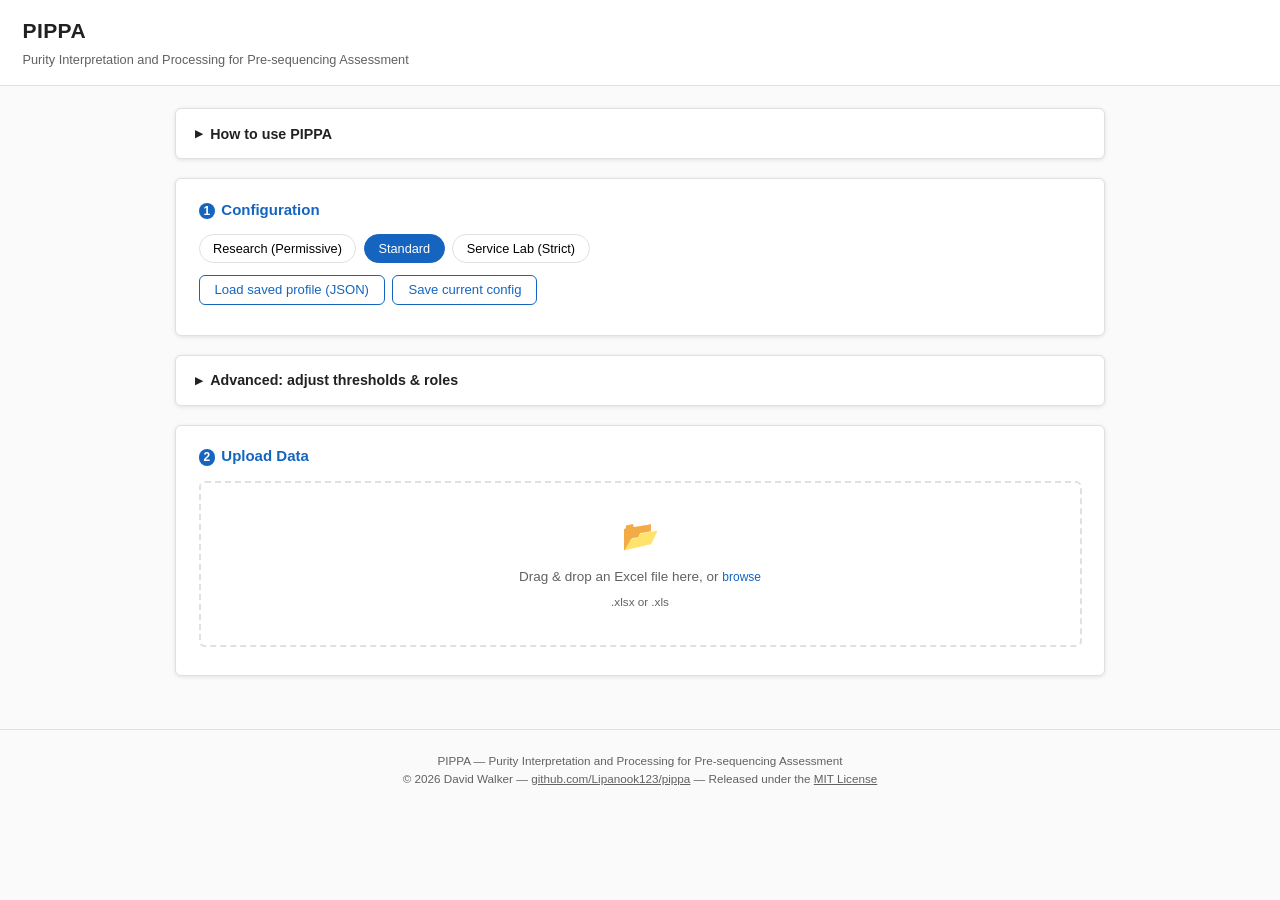
<file: index.html>
<!DOCTYPE html>
<html lang="en">
<head>
  <meta charset="UTF-8">
  <meta name="viewport" content="width=device-width, initial-scale=1.0">
  <title>PIPPA — DNA Quality Triage</title>
  <link rel="stylesheet" href="web/style.css">
</head>
<body>
  <header>
    <h1>PIPPA</h1>
    <p class="subtitle">Purity Interpretation and Processing for Pre-sequencing Assessment</p>
  </header>

  <main>
    <!-- User Guide (collapsible) -->
    <details id="details-guide">
      <summary>How to use PIPPA</summary>
      <div class="details-body">

        <div class="banner banner-info" style="padding:0.6rem 0.9rem; border-radius:4px; margin-bottom:1rem; font-size:0.85rem">
          PIPPA classifies each DNA sample as <strong>Use as-is</strong>, <strong>Borderline</strong>, or
          <strong>Must cleanup or repeat</strong> based on NanoDrop spectrophotometry data and optional
          fluorescence quantification. It applies configurable quality thresholds that shift automatically
          with your chosen conservatism and downstream-tolerance settings.
        </div>

        <p style="font-weight:600; font-size:0.85rem; margin-bottom:0.4rem">What you need</p>
        <ul style="font-size:0.85rem; padding-left:1.25rem; margin-bottom:1rem; line-height:1.7">
          <li>A NanoDrop export in <strong>.xlsx</strong> or <strong>.xls</strong> format</li>
          <li>Columns for concentration (ng/µL), A260/A280, and A260/A230 — any subset works</li>
          <li>Optional: a Qubit or PicoGreen fluorescence concentration column</li>
        </ul>

        <p style="font-weight:600; font-size:0.85rem; margin-bottom:0.4rem">Column naming</p>
        <p style="font-size:0.85rem; margin-bottom:0.4rem; color:var(--color-text-muted)">
          PIPPA auto-detects columns by matching common header names. These patterns always work:
        </p>
        <ul style="font-size:0.85rem; padding-left:1.25rem; margin-bottom:1rem; line-height:1.7">
          <li><strong>Concentration:</strong> anything containing <em>ng/µL</em>, <em>nanodrop</em>, or <em>nucleic acid</em></li>
          <li><strong>A260/A280:</strong> anything containing <em>260/280</em></li>
          <li><strong>A260/A230:</strong> anything containing <em>260/230</em></li>
          <li><strong>Fluorescence:</strong> anything containing <em>Qubit</em>, <em>PicoGreen</em>, or <em>fluor</em></li>
        </ul>
        <p style="font-size:0.85rem; margin-bottom:1rem; color:var(--color-text-muted)">
          If auto-detection is wrong, use the dropdowns in Step 3 to correct the mapping.
        </p>

        <p style="font-weight:600; font-size:0.85rem; margin-bottom:0.4rem">The three decisions</p>
        <ul style="font-size:0.85rem; padding-left:1.25rem; margin-bottom:1rem; line-height:1.7">
          <li><strong style="color:var(--color-use)">Use as-is</strong> — all quality metrics are within acceptable limits; proceed to library prep.</li>
          <li><strong style="color:var(--color-borderline)">Borderline</strong> — one or more metrics are marginal; consider the downstream application before proceeding.</li>
          <li><strong style="color:var(--color-must)">Must cleanup or repeat</strong> — at least one critical metric is outside acceptable limits; cleanup or re-extraction is required.</li>
        </ul>

        <p style="font-weight:600; font-size:0.85rem; margin-bottom:0.4rem">Presets explained</p>
        <ul style="font-size:0.85rem; padding-left:1.25rem; margin-bottom:1rem; line-height:1.7">
          <li><strong>Research (Permissive)</strong> — relaxed thresholds for exploratory work where sample scarcity outweighs purity concerns.</li>
          <li><strong>Standard</strong> — balanced defaults suitable for most NGS library preparations.</li>
          <li><strong>Service Lab (Strict)</strong> — tightened thresholds for fee-for-service labs where downstream failures carry financial or reputational risk.</li>
        </ul>

        <p style="font-weight:600; font-size:0.85rem; margin-bottom:0.6rem">Try with example data</p>
        <div class="btn-row">
          <button class="btn btn-secondary" id="btn-example-file">Download example input file</button>
        </div>

      </div>
    </details>

    <!-- Step 1: Configuration (preset + advanced) -->
    <section class="step" id="step-config">
      <h2><span class="step-number">1</span>Configuration</h2>
      <div class="preset-buttons" id="preset-buttons">
        <!-- Populated by app.js -->
      </div>
      <div class="btn-row" style="margin-bottom:0.75rem">
        <button class="btn btn-secondary" id="btn-load-profile">Load saved profile (JSON)</button>
        <input type="file" id="input-profile" accept=".json" style="display:none">
        <button class="btn btn-secondary" id="btn-save-profile">Save current config</button>
      </div>
    </section>

    <!-- Advanced config (collapsible) -->
    <details id="details-config">
      <summary>Advanced: adjust thresholds &amp; roles</summary>
      <div class="details-body">
        <!-- Metric roles -->
        <p style="font-weight:600; font-size:0.85rem; margin-bottom:0.6rem">Metric Roles</p>
        <div class="form-grid" style="margin-bottom:1rem">
          <div class="form-group">
            <label for="role-nd-conc">NanoDrop Concentration</label>
            <select id="role-nd-conc">
              <option value="Primary">Primary</option>
              <option value="Supplementary">Supplementary</option>
              <option value="Ignored">Ignored</option>
            </select>
          </div>
          <div class="form-group">
            <label for="role-a280">A260/A280</label>
            <select id="role-a280">
              <option value="Primary">Primary</option>
              <option value="Supplementary">Supplementary</option>
              <option value="Ignored">Ignored</option>
            </select>
          </div>
          <div class="form-group">
            <label for="role-a230">A260/A230</label>
            <select id="role-a230">
              <option value="Primary">Primary</option>
              <option value="Supplementary">Supplementary</option>
              <option value="Ignored">Ignored</option>
            </select>
          </div>
          <div class="form-group">
            <label for="role-fl-conc">Fluorescence Concentration</label>
            <select id="role-fl-conc">
              <option value="Primary">Primary</option>
              <option value="Supplementary">Supplementary</option>
              <option value="Ignored">Ignored</option>
            </select>
          </div>
          <div class="form-group">
            <label for="fluor-label">Fluorescence assay name</label>
            <input type="text" id="fluor-label" placeholder="e.g. Qubit, PicoGreen">
          </div>
        </div>

        <!-- Tuning knobs -->
        <p style="font-weight:600; font-size:0.85rem; margin-bottom:0.6rem">Tuning</p>
        <div class="form-grid" style="margin-bottom:1rem">
          <div class="form-group">
            <label>Conservatism (0 = permissive, 1 = strict)</label>
            <div class="slider-row">
              <input type="range" id="slider-conservatism" min="0" max="1" step="0.05">
              <span class="slider-val" id="val-conservatism">0.50</span>
            </div>
          </div>
          <div class="form-group">
            <label>Downstream Tolerance (0 = intolerant, 1 = tolerant)</label>
            <div class="slider-row">
              <input type="range" id="slider-tolerance" min="0" max="1" step="0.05">
              <span class="slider-val" id="val-tolerance">0.30</span>
            </div>
          </div>
          <div class="form-group">
            <label>Conc. discrepancy threshold (%)</label>
            <input type="number" id="conc-discrepancy" min="1" max="100" step="1">
          </div>
        </div>

        <!-- Thresholds -->
        <p style="font-weight:600; font-size:0.85rem; margin-bottom:0.6rem">Thresholds</p>
        <div class="form-grid">
          <div class="form-group">
            <label>NanoDrop Conc — Must/Borderline (ng/µL)</label>
            <input type="number" id="nd-must" step="0.5">
          </div>
          <div class="form-group">
            <label>NanoDrop Conc — Borderline/Use (ng/µL)</label>
            <input type="number" id="nd-borderline" step="0.5">
          </div>
          <div class="form-group">
            <label>A260/A280 — Must/Borderline</label>
            <input type="number" id="a280-must" step="0.01">
          </div>
          <div class="form-group">
            <label>A260/A280 — Borderline/Use</label>
            <input type="number" id="a280-borderline" step="0.01">
          </div>
          <div class="form-group">
            <label>A260/A280 — Upper bound</label>
            <input type="number" id="a280-upper" step="0.01">
          </div>
          <div class="form-group">
            <label>A260/A230 — Must/Borderline</label>
            <input type="number" id="a230-must" step="0.01">
          </div>
          <div class="form-group">
            <label>A260/A230 — Borderline/Use</label>
            <input type="number" id="a230-borderline" step="0.01">
          </div>
          <div class="form-group">
            <label>Fluorescence Conc — Must/Borderline (ng/µL)</label>
            <input type="number" id="fl-must" step="0.5">
          </div>
          <div class="form-group">
            <label>Fluorescence Conc — Borderline/Use (ng/µL)</label>
            <input type="number" id="fl-borderline" step="0.5">
          </div>
        </div>
      </div>
    </details>

    <!-- Step 2: Upload -->
    <section class="step" id="step-upload">
      <h2><span class="step-number">2</span>Upload Data</h2>
      <div class="drop-zone" id="drop-zone">
        <div class="upload-icon">📂</div>
        <p>Drag &amp; drop an Excel file here, or <label for="input-excel">browse</label></p>
        <p style="font-size:0.78rem; margin-top:0.3rem">.xlsx or .xls</p>
        <input type="file" id="input-excel" accept=".xlsx,.xls" style="display:none">
      </div>
      <p class="upload-status" id="upload-status"></p>
    </section>

    <!-- Step 3: Column mapping (hidden until file loaded) -->
    <section class="step" id="step-mapping" hidden>
      <h2><span class="step-number">3</span>Map Columns</h2>
      <p style="font-size:0.85rem; color:var(--color-text-muted); margin-bottom:0.75rem">
        Match your spreadsheet columns to the metrics below. Auto-detected where possible.
      </p>
      <table class="mapping-table" id="mapping-table">
        <thead>
          <tr>
            <th>Metric</th>
            <th>Column in your file</th>
          </tr>
        </thead>
        <tbody><!-- Populated by app.js --></tbody>
      </table>
    </section>

    <!-- Step 4: Run -->
    <section class="step" id="step-run" hidden>
      <h2><span class="step-number">4</span>Run Triage</h2>
      <div class="btn-row">
        <button class="btn btn-primary" id="btn-run">Run Triage</button>
      </div>
    </section>

    <!-- Step 5: Results (hidden until run) -->
    <section class="step" id="step-results" hidden>
      <h2><span class="step-number">5</span>Results</h2>
      <div class="results-summary" id="results-summary"></div>
      <div class="btn-row" style="margin-bottom:1rem">
        <button class="btn btn-primary" id="btn-download">Download Results (.xlsx)</button>
      </div>
      <div class="table-wrapper">
        <table class="results-table" id="results-table">
          <thead><tr id="results-thead"></tr></thead>
          <tbody id="results-tbody"></tbody>
        </table>
      </div>
    </section>
  </main>

  <footer>
    <p>
      PIPPA &mdash; Purity Interpretation and Processing for Pre-sequencing Assessment<br>
      &copy; 2026 David Walker &mdash;
      <a href="https://github.com/Lipanook123/pippa" target="_blank" rel="noopener">github.com/Lipanook123/pippa</a>
      &mdash; Released under the <a href="https://github.com/Lipanook123/pippa/blob/main/LICENSE" target="_blank" rel="noopener">MIT License</a>
    </p>
  </footer>

  <!-- xlsx-js-style: vendored locally to avoid CDN tracking-prevention blocks -->
  <script src="web/vendor/xlsx-js-style.min.js"></script>
  <script type="module" src="web/app.js"></script>
</body>
</html>
</file>
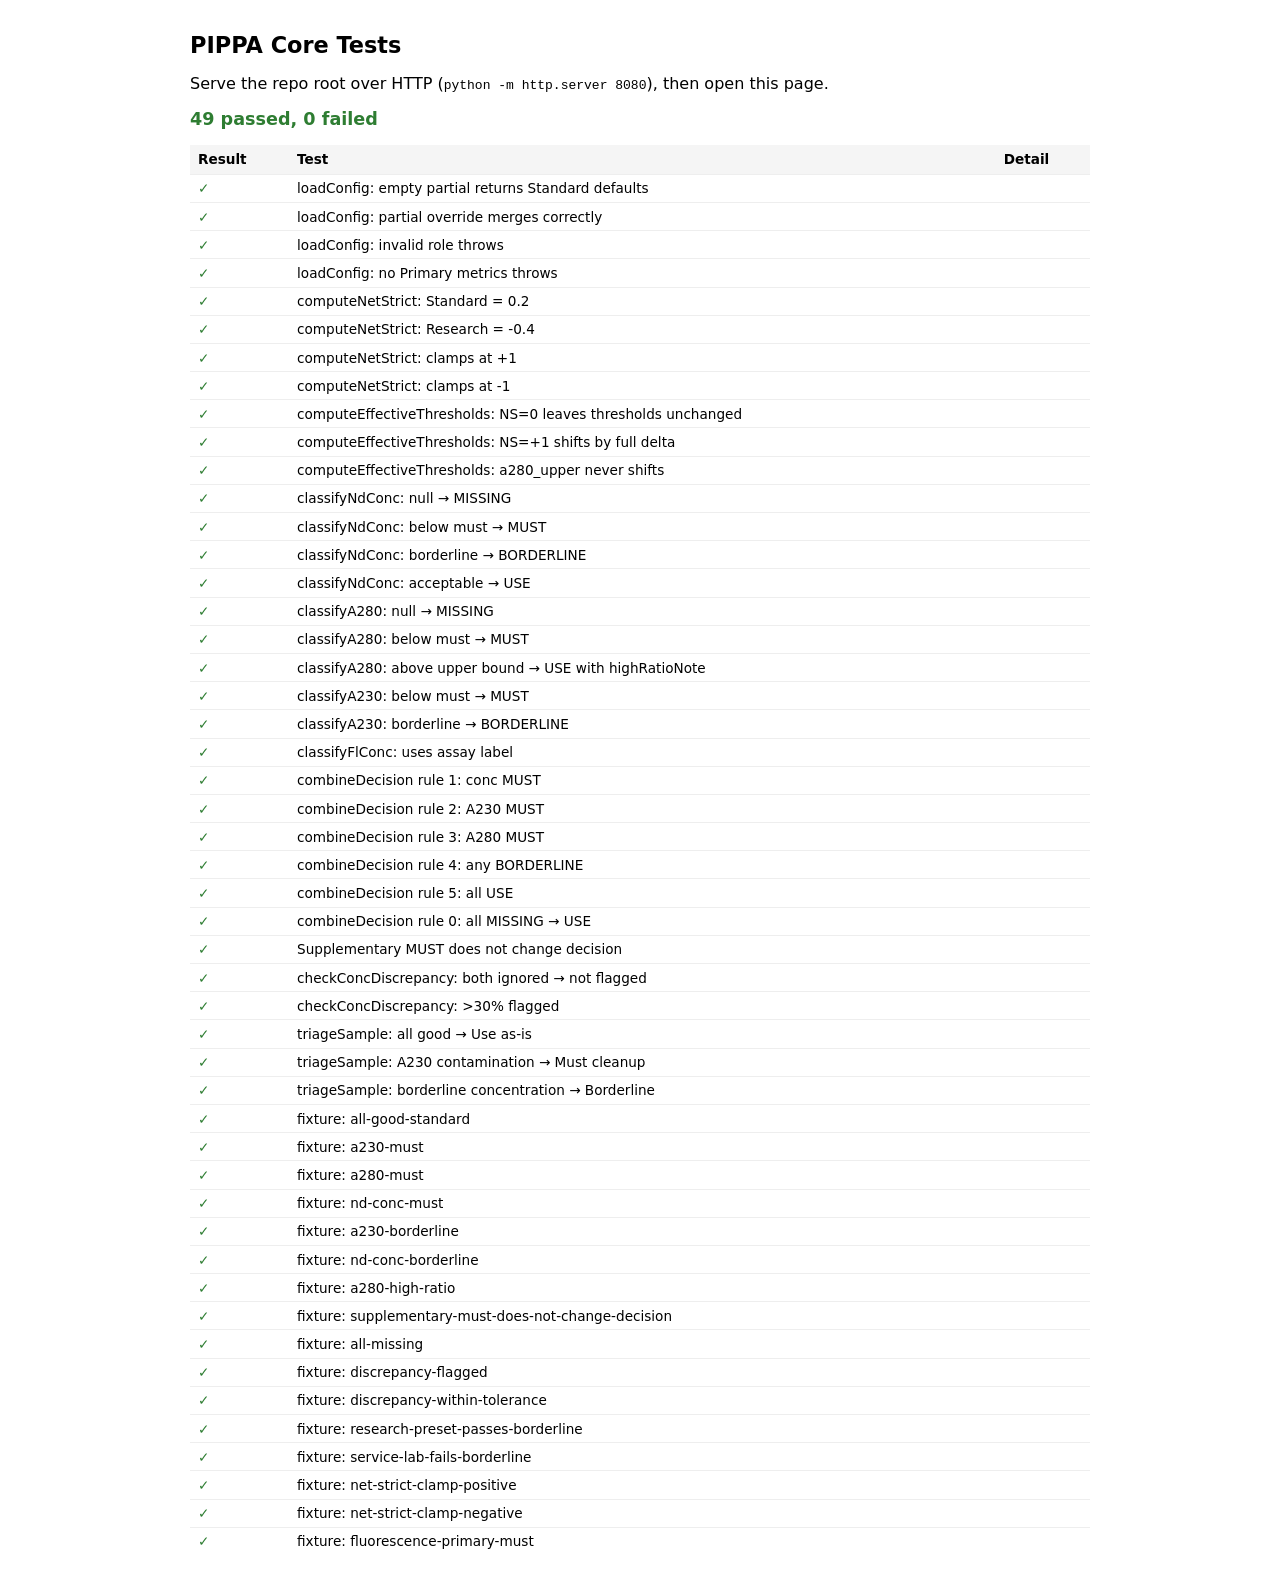
<file: tests/test_triage.html>
<!DOCTYPE html>
<html lang="en">
<head>
  <meta charset="UTF-8">
  <title>PIPPA Core Tests</title>
  <style>
    body { font-family: system-ui, sans-serif; max-width: 900px; margin: 2rem auto; padding: 0 1rem; }
    h1 { font-size: 1.4rem; }
    #summary { font-size: 1.1rem; margin: 1rem 0; font-weight: bold; }
    #summary.pass { color: #2e7d32; }
    #summary.fail { color: #c62828; }
    table { width: 100%; border-collapse: collapse; font-size: 0.85rem; }
    th { text-align: left; padding: 0.4rem 0.5rem; background: #f5f5f5; }
    td { padding: 0.35rem 0.5rem; border-top: 1px solid #eee; vertical-align: top; }
    .pass td:first-child { color: #2e7d32; }
    .fail td:first-child { color: #c62828; }
    .fail { background: #fff8f8; }
    pre { margin: 0; white-space: pre-wrap; word-break: break-word; color: #c62828; font-size: 0.8rem; }
  </style>
</head>
<body>
  <h1>PIPPA Core Tests</h1>
  <p>Serve the repo root over HTTP (<code>python -m http.server 8080</code>), then open this page.</p>
  <div id="summary">Running…</div>
  <table>
    <thead><tr><th>Result</th><th>Test</th><th>Detail</th></tr></thead>
    <tbody id="results"></tbody>
  </table>

  <script type="module">
    import {
      ROLE, STATE, DECISION,
      DEFAULT_CONFIG,
      loadConfig, validateConfig,
      computeNetStrict, computeEffectiveThresholds,
      classifyNdConc, classifyA280, classifyA230, classifyFlConc,
      classifyMetrics,
      combineDecision,
      buildSupplementaryWarnings,
      checkConcDiscrepancy,
      triageSample,
      triageAll,
    } from '../core/triage.js';

    // ── Minimal test harness ──────────────────────────────────────────────────

    const rows = [];
    let passed = 0, failed = 0;

    function test(name, fn) {
      try {
        fn();
        passed++;
        rows.push({ pass: true, name, detail: '' });
      } catch (e) {
        failed++;
        rows.push({ pass: false, name, detail: e.message });
        console.error('FAIL:', name, '\n ', e.message);
      }
    }

    function assertEqual(actual, expected, label = '') {
      if (actual !== expected) throw new Error(`${label ? label + ': ' : ''}expected ${JSON.stringify(expected)}, got ${JSON.stringify(actual)}`);
    }
    function assertApprox(actual, expected, tol, label = '') {
      if (Math.abs(actual - expected) > tol) throw new Error(`${label ? label + ': ' : ''}expected ~${expected}, got ${actual}`);
    }
    function assertIncludes(hay, needle, label = '') {
      if (!hay.includes(needle)) throw new Error(`${label ? label + ': ' : ''}expected "${needle}" in "${hay}"`);
    }
    function assertNotIncludes(hay, needle, label = '') {
      if (hay.includes(needle)) throw new Error(`${label ? label + ': ' : ''}expected "${needle}" NOT in string`);
    }
    function assertThrows(fn, label = '') {
      try { fn(); } catch { return; }
      throw new Error(`${label || 'expected throw'}`);
    }

    // ── Tests (mirrors test_triage.js) ────────────────────────────────────────

    test('loadConfig: empty partial returns Standard defaults', () => {
      const c = loadConfig();
      assertEqual(c.conservatism, 0.5);
      assertEqual(c.role_nanodrop_conc, ROLE.PRIMARY);
      assertEqual(c.role_fluor_conc, ROLE.IGNORED);
    });

    test('loadConfig: partial override merges correctly', () => {
      const c = loadConfig({ conservatism: 0.8 });
      assertEqual(c.conservatism, 0.8);
      assertEqual(c.downstream_tolerance, 0.3);
    });

    test('loadConfig: invalid role throws', () => {
      assertThrows(() => loadConfig({ role_a260_280: 'Optional' }));
    });

    test('loadConfig: no Primary metrics throws', () => {
      assertThrows(() => loadConfig({
        role_nanodrop_conc: ROLE.IGNORED, role_a260_280: ROLE.IGNORED,
        role_a260_230: ROLE.IGNORED, role_fluor_conc: ROLE.IGNORED,
      }));
    });

    test('computeNetStrict: Standard = 0.2', () => {
      assertApprox(computeNetStrict(loadConfig()), 0.2, 1e-10);
    });

    test('computeNetStrict: Research = -0.4', () => {
      assertApprox(computeNetStrict(loadConfig({ conservatism: 0.2, downstream_tolerance: 0.6 })), -0.4, 1e-10);
    });

    test('computeNetStrict: clamps at +1', () => {
      assertEqual(computeNetStrict(loadConfig({ conservatism: 1.0, downstream_tolerance: 0.0 })), 1.0);
    });

    test('computeNetStrict: clamps at -1', () => {
      assertEqual(computeNetStrict(loadConfig({ conservatism: 0.0, downstream_tolerance: 1.0 })), -1.0);
    });

    test('computeEffectiveThresholds: NS=0 leaves thresholds unchanged', () => {
      const t = computeEffectiveThresholds(loadConfig({ conservatism: 0.5, downstream_tolerance: 0.5 }));
      assertApprox(t.nd_must, 10, 1e-10);
      assertApprox(t.a230_borderline, 1.60, 1e-10);
    });

    test('computeEffectiveThresholds: NS=+1 shifts by full delta', () => {
      const t = computeEffectiveThresholds(loadConfig({ conservatism: 1.0, downstream_tolerance: 0.0 }));
      assertApprox(t.nd_must, 15, 1e-10);
      assertApprox(t.a230_must, 1.45, 1e-10);
    });

    test('computeEffectiveThresholds: a280_upper never shifts', () => {
      const t = computeEffectiveThresholds(loadConfig({ conservatism: 1.0, downstream_tolerance: 0.0 }));
      assertApprox(t.a280_upper, 2.20, 1e-10);
    });

    test('classifyNdConc: null → MISSING', () => {
      assertEqual(classifyNdConc(null, computeEffectiveThresholds(loadConfig())).state, STATE.MISSING);
    });

    test('classifyNdConc: below must → MUST', () => {
      assertEqual(classifyNdConc(5, computeEffectiveThresholds(loadConfig())).state, STATE.MUST);
    });

    test('classifyNdConc: borderline → BORDERLINE', () => {
      assertEqual(classifyNdConc(15, computeEffectiveThresholds(loadConfig())).state, STATE.BORDERLINE);
    });

    test('classifyNdConc: acceptable → USE', () => {
      assertEqual(classifyNdConc(85, computeEffectiveThresholds(loadConfig())).state, STATE.USE);
    });

    test('classifyA280: null → MISSING', () => {
      assertEqual(classifyA280(null, computeEffectiveThresholds(loadConfig())).state, STATE.MISSING);
    });

    test('classifyA280: below must → MUST', () => {
      assertEqual(classifyA280(1.50, computeEffectiveThresholds(loadConfig())).state, STATE.MUST);
    });

    test('classifyA280: above upper bound → USE with highRatioNote', () => {
      const r = classifyA280(2.50, computeEffectiveThresholds(loadConfig()));
      assertEqual(r.state, STATE.USE);
      if (!r.highRatioNote || !r.highRatioNote.includes('upper bound')) throw new Error('Expected highRatioNote');
    });

    test('classifyA230: below must → MUST', () => {
      assertEqual(classifyA230(1.05, computeEffectiveThresholds(loadConfig())).state, STATE.MUST);
    });

    test('classifyA230: borderline → BORDERLINE', () => {
      assertEqual(classifyA230(1.40, computeEffectiveThresholds(loadConfig({ conservatism: 0.5, downstream_tolerance: 0.5 }))).state, STATE.BORDERLINE);
    });

    test('classifyFlConc: uses assay label', () => {
      assertIncludes(classifyFlConc(5, computeEffectiveThresholds(loadConfig()), 'Qubit').rationale, 'Qubit');
    });

    test('combineDecision rule 1: conc MUST', () => {
      const cfg = loadConfig(); const t = computeEffectiveThresholds(cfg);
      assertEqual(combineDecision(classifyMetrics({ nd_conc: 5, a260_280: 1.82, a260_230: 2.10, fl_conc: null }, cfg, t)).decision, DECISION.MUST);
    });

    test('combineDecision rule 2: A230 MUST', () => {
      const cfg = loadConfig(); const t = computeEffectiveThresholds(cfg);
      assertEqual(combineDecision(classifyMetrics({ nd_conc: 85, a260_280: 1.82, a260_230: 1.05, fl_conc: null }, cfg, t)).decision, DECISION.MUST);
    });

    test('combineDecision rule 3: A280 MUST', () => {
      const cfg = loadConfig(); const t = computeEffectiveThresholds(cfg);
      assertEqual(combineDecision(classifyMetrics({ nd_conc: 85, a260_280: 1.42, a260_230: 2.10, fl_conc: null }, cfg, t)).decision, DECISION.MUST);
    });

    test('combineDecision rule 4: any BORDERLINE', () => {
      const cfg = loadConfig(); const t = computeEffectiveThresholds(cfg);
      assertEqual(combineDecision(classifyMetrics({ nd_conc: 85, a260_280: 1.82, a260_230: 1.40, fl_conc: null }, cfg, t)).decision, DECISION.BORDERLINE);
    });

    test('combineDecision rule 5: all USE', () => {
      const cfg = loadConfig(); const t = computeEffectiveThresholds(cfg);
      assertEqual(combineDecision(classifyMetrics({ nd_conc: 85, a260_280: 1.82, a260_230: 2.10, fl_conc: null }, cfg, t)).decision, DECISION.USE);
    });

    test('combineDecision rule 0: all MISSING → USE', () => {
      const cfg = loadConfig(); const t = computeEffectiveThresholds(cfg);
      assertEqual(combineDecision(classifyMetrics({ nd_conc: null, a260_280: null, a260_230: null, fl_conc: null }, cfg, t)).decision, DECISION.USE);
    });

    test('Supplementary MUST does not change decision', () => {
      const cfg = loadConfig({ role_nanodrop_conc: ROLE.SUPPLEMENTARY, role_a260_280: ROLE.PRIMARY, role_a260_230: ROLE.PRIMARY, role_fluor_conc: ROLE.IGNORED });
      const t = computeEffectiveThresholds(cfg);
      assertEqual(combineDecision(classifyMetrics({ nd_conc: 5, a260_280: 1.82, a260_230: 2.10, fl_conc: null }, cfg, t)).decision, DECISION.USE);
    });

    test('checkConcDiscrepancy: both ignored → not flagged', () => {
      assertEqual(checkConcDiscrepancy({ nd_conc: 100, fl_conc: 50 }, loadConfig()).flagged, false);
    });

    test('checkConcDiscrepancy: >30% flagged', () => {
      const cfg = loadConfig({ role_nanodrop_conc: ROLE.SUPPLEMENTARY, role_fluor_conc: ROLE.PRIMARY, role_a260_280: ROLE.PRIMARY, role_a260_230: ROLE.PRIMARY });
      assertEqual(checkConcDiscrepancy({ nd_conc: 100, fl_conc: 50 }, cfg).flagged, true);
    });

    test('triageSample: all good → Use as-is', () => {
      assertEqual(triageSample({ nd_conc: 150, a260_280: 1.82, a260_230: 2.10, fl_conc: null }, loadConfig()).decision, DECISION.USE);
    });

    test('triageSample: A230 contamination → Must cleanup', () => {
      const r = triageSample({ nd_conc: 85, a260_280: 1.82, a260_230: 1.05, fl_conc: null }, loadConfig());
      assertEqual(r.decision, DECISION.MUST);
    });

    test('triageSample: borderline concentration → Borderline', () => {
      assertEqual(triageSample({ nd_conc: 15, a260_280: 1.82, a260_230: 2.10, fl_conc: null }, loadConfig()).decision, DECISION.BORDERLINE);
    });

    // Fixture-driven
    const resp = await fetch('./fixtures/sample_rows.json');
    const fixtures = await resp.json();
    for (const fx of fixtures) {
      test(`fixture: ${fx.id}`, () => {
        const cfg = loadConfig(fx.config_override || {});
        const result = triageSample(fx.input, cfg);
        if (fx.expected.decision !== undefined) assertEqual(result.decision, fx.expected.decision, fx.id);
        for (const n of (fx.expected.rationale_includes || [])) assertIncludes(result.rationale, n, fx.id);
        for (const n of (fx.expected.rationale_not_includes || [])) assertNotIncludes(result.rationale, n, fx.id);
      });
    }

    // ── Render ────────────────────────────────────────────────────────────────

    const tbody = document.getElementById('results');
    for (const row of rows) {
      const tr = document.createElement('tr');
      tr.className = row.pass ? 'pass' : 'fail';
      tr.innerHTML = `<td>${row.pass ? '✓' : '✗'}</td><td>${row.name}</td><td><pre>${row.detail}</pre></td>`;
      tbody.appendChild(tr);
    }
    const summary = document.getElementById('summary');
    summary.textContent = `${passed} passed, ${failed} failed`;
    summary.className = failed === 0 ? 'pass' : 'fail';
  </script>
</body>
</html>
</file>
<file: web/style.css>
/* ── Custom properties ─────────────────────────────────────────────────── */
:root {
  --color-use:           #1b5e20;
  --color-use-bg:        #e8f5e9;
  --color-borderline:    #e65100;
  --color-borderline-bg: #fff3e0;
  --color-must:          #b71c1c;
  --color-must-bg:       #ffebee;

  --color-text:          #212121;
  --color-text-muted:    #616161;
  --color-border:        #e0e0e0;
  --color-bg:            #fafafa;
  --color-surface:       #ffffff;
  --color-primary:       #1565c0;
  --color-primary-hover: #0d47a1;

  --radius:    6px;
  --shadow:    0 1px 4px rgba(0,0,0,0.10);
  --font:      -apple-system, BlinkMacSystemFont, "Segoe UI", Roboto, sans-serif;
}

/* ── Reset ────────────────────────────────────────────────────────────── */
*, *::before, *::after { box-sizing: border-box; margin: 0; padding: 0; }
html { font-size: 15px; }
body {
  font-family: var(--font);
  color: var(--color-text);
  background: var(--color-bg);
  line-height: 1.55;
}

/* ── Layout ───────────────────────────────────────────────────────────── */
header {
  background: var(--color-surface);
  border-bottom: 1px solid var(--color-border);
  padding: 1rem 1.5rem;
}
header h1 { font-size: 1.4rem; font-weight: 700; letter-spacing: 0.02em; }
header .subtitle { color: var(--color-text-muted); font-size: 0.85rem; margin-top: 0.15rem; }

main {
  max-width: 960px;
  margin: 0 auto;
  padding: 1.5rem 1rem 3rem;
  display: flex;
  flex-direction: column;
  gap: 1.25rem;
}

/* ── Card / step sections ─────────────────────────────────────────────── */
.step {
  background: var(--color-surface);
  border: 1px solid var(--color-border);
  border-radius: var(--radius);
  box-shadow: var(--shadow);
  padding: 1.25rem 1.5rem;
}
.step h2 {
  font-size: 1rem;
  font-weight: 600;
  margin-bottom: 0.9rem;
  color: var(--color-primary);
}
.step-number {
  display: inline-block;
  background: var(--color-primary);
  color: #fff;
  border-radius: 50%;
  width: 1.4em;
  height: 1.4em;
  text-align: center;
  line-height: 1.4em;
  font-size: 0.8rem;
  margin-right: 0.4rem;
  font-weight: 700;
}

/* ── Buttons ──────────────────────────────────────────────────────────── */
button, .btn {
  display: inline-block;
  padding: 0.45rem 1rem;
  border-radius: var(--radius);
  border: none;
  cursor: pointer;
  font-family: var(--font);
  font-size: 0.875rem;
  font-weight: 500;
  transition: background 0.15s;
}
.btn-primary {
  background: var(--color-primary);
  color: #fff;
}
.btn-primary:hover:not(:disabled) { background: var(--color-primary-hover); }
.btn-secondary {
  background: var(--color-surface);
  color: var(--color-primary);
  border: 1px solid var(--color-primary);
}
.btn-secondary:hover:not(:disabled) { background: #e3eaf5; }
button:disabled, .btn:disabled { opacity: 0.45; cursor: not-allowed; }

.btn-row {
  display: flex;
  flex-wrap: wrap;
  gap: 0.5rem;
  align-items: center;
}

/* ── Preset buttons ───────────────────────────────────────────────────── */
.preset-buttons {
  display: flex;
  flex-wrap: wrap;
  gap: 0.5rem;
  margin-bottom: 0.75rem;
}
.preset-btn {
  padding: 0.4rem 0.9rem;
  border-radius: 20px;
  border: 1.5px solid var(--color-border);
  background: var(--color-surface);
  cursor: pointer;
  font-size: 0.85rem;
  transition: all 0.15s;
}
.preset-btn:hover   { border-color: var(--color-primary); color: var(--color-primary); }
.preset-btn.active  { background: var(--color-primary); color: #fff; border-color: var(--color-primary); }

/* ── Form controls ────────────────────────────────────────────────────── */
label {
  display: block;
  font-size: 0.8rem;
  font-weight: 500;
  color: var(--color-text-muted);
  margin-bottom: 0.2rem;
}
input[type="number"], input[type="text"], select {
  width: 100%;
  padding: 0.35rem 0.5rem;
  border: 1px solid var(--color-border);
  border-radius: var(--radius);
  font-family: var(--font);
  font-size: 0.875rem;
  background: var(--color-surface);
  color: var(--color-text);
}
input[type="number"]:focus, input[type="text"]:focus, select:focus {
  outline: 2px solid var(--color-primary);
  outline-offset: -1px;
}

.form-grid {
  display: grid;
  grid-template-columns: repeat(auto-fill, minmax(180px, 1fr));
  gap: 0.75rem 1rem;
}
.form-group { display: flex; flex-direction: column; }

/* ── Sliders ──────────────────────────────────────────────────────────── */
.slider-row {
  display: flex;
  align-items: center;
  gap: 0.6rem;
}
.slider-row input[type="range"] { flex: 1; }
.slider-val { min-width: 2.5rem; text-align: right; font-size: 0.85rem; font-weight: 600; }

/* ── Details / collapsible ────────────────────────────────────────────── */
details {
  background: var(--color-surface);
  border: 1px solid var(--color-border);
  border-radius: var(--radius);
  box-shadow: var(--shadow);
}
details > summary {
  padding: 0.9rem 1.25rem;
  cursor: pointer;
  font-weight: 600;
  font-size: 0.95rem;
  list-style: none;
  display: flex;
  align-items: center;
  gap: 0.5rem;
  user-select: none;
}
details > summary::before { content: "▶"; font-size: 0.7em; transition: transform 0.15s; }
details[open] > summary::before { transform: rotate(90deg); }
.details-body { padding: 0 1.25rem 1.25rem; }

/* ── Drop-zone ────────────────────────────────────────────────────────── */
.drop-zone {
  border: 2px dashed var(--color-border);
  border-radius: var(--radius);
  padding: 2rem 1.5rem;
  text-align: center;
  color: var(--color-text-muted);
  cursor: pointer;
  transition: border-color 0.15s, background 0.15s;
}
.drop-zone:hover, .drop-zone.dragover {
  border-color: var(--color-primary);
  background: #e8f0fb;
}
.drop-zone p { margin: 0.3rem 0; font-size: 0.9rem; }
.drop-zone .upload-icon { font-size: 2rem; margin-bottom: 0.5rem; }
.drop-zone label { cursor: pointer; color: var(--color-primary); font-weight: 500; display: inline; }

.upload-status { margin-top: 0.6rem; font-size: 0.85rem; color: var(--color-text-muted); }
.upload-status.ok { color: var(--color-use); }
.upload-status.err { color: var(--color-must); }

/* ── Column mapping table ─────────────────────────────────────────────── */
.mapping-table {
  width: 100%;
  border-collapse: collapse;
  font-size: 0.875rem;
}
.mapping-table th {
  text-align: left;
  padding: 0.4rem 0.6rem;
  background: #f5f5f5;
  font-weight: 600;
  font-size: 0.8rem;
  border-bottom: 1px solid var(--color-border);
}
.mapping-table td { padding: 0.4rem 0.6rem; border-bottom: 1px solid var(--color-border); }
.mapping-table select { width: 100%; }
.metric-name { font-weight: 500; }
.metric-unit { color: var(--color-text-muted); font-size: 0.78rem; }

/* ── Results table ────────────────────────────────────────────────────── */
.results-summary {
  display: flex;
  gap: 1rem;
  flex-wrap: wrap;
  margin-bottom: 1rem;
  font-size: 0.875rem;
}
.summary-badge {
  padding: 0.25rem 0.75rem;
  border-radius: 20px;
  font-weight: 600;
}
.badge-use        { background: var(--color-use-bg);        color: var(--color-use); }
.badge-borderline { background: var(--color-borderline-bg); color: var(--color-borderline); }
.badge-must       { background: var(--color-must-bg);       color: var(--color-must); }

.table-wrapper { overflow-x: auto; }
.results-table {
  width: 100%;
  border-collapse: collapse;
  font-size: 0.82rem;
  white-space: nowrap;
}
.results-table th {
  text-align: left;
  padding: 0.45rem 0.6rem;
  background: #f5f5f5;
  font-weight: 600;
  font-size: 0.78rem;
  position: sticky;
  top: 0;
  border-bottom: 1px solid var(--color-border);
}
.results-table td {
  padding: 0.4rem 0.6rem;
  border-bottom: 1px solid var(--color-border);
  vertical-align: top;
}
.results-table .col-rationale,
.results-table .col-action {
  white-space: normal;
  min-width: 220px;
  max-width: 380px;
}

/* Decision cell color coding */
.decision-use        { background: var(--color-use-bg);        color: var(--color-use);        font-weight: 600; }
.decision-borderline { background: var(--color-borderline-bg); color: var(--color-borderline); font-weight: 600; }
.decision-must       { background: var(--color-must-bg);       color: var(--color-must);       font-weight: 600; }

/* Zebra striping on input data columns */
.results-table tbody tr:nth-child(even) td:not(.decision-use):not(.decision-borderline):not(.decision-must) {
  background: #f9f9f9;
}

/* ── Info / warning banners ───────────────────────────────────────────── */
.banner {
  padding: 0.6rem 0.9rem;
  border-radius: var(--radius);
  font-size: 0.85rem;
  margin-top: 0.5rem;
}
.banner-info { background: #e3f2fd; color: #0d47a1; border-left: 3px solid #1565c0; }
.banner-warn { background: var(--color-borderline-bg); color: var(--color-borderline); border-left: 3px solid var(--color-borderline); }

/* ── Footer ───────────────────────────────────────────────────────────── */
footer {
  text-align: center;
  font-size: 0.78rem;
  color: var(--color-text-muted);
  padding: 1.5rem 1rem 2rem;
  border-top: 1px solid var(--color-border);
  margin-top: 0.5rem;
}
footer a { color: var(--color-text-muted); }
footer a:hover { color: var(--color-primary); }

/* ── Responsive ───────────────────────────────────────────────────────── */
@media (max-width: 640px) {
  header { padding: 0.75rem 1rem; }
  main   { padding: 1rem 0.75rem 2rem; gap: 1rem; }
  .step  { padding: 1rem; }
  .form-grid { grid-template-columns: 1fr 1fr; }
}
</file>
